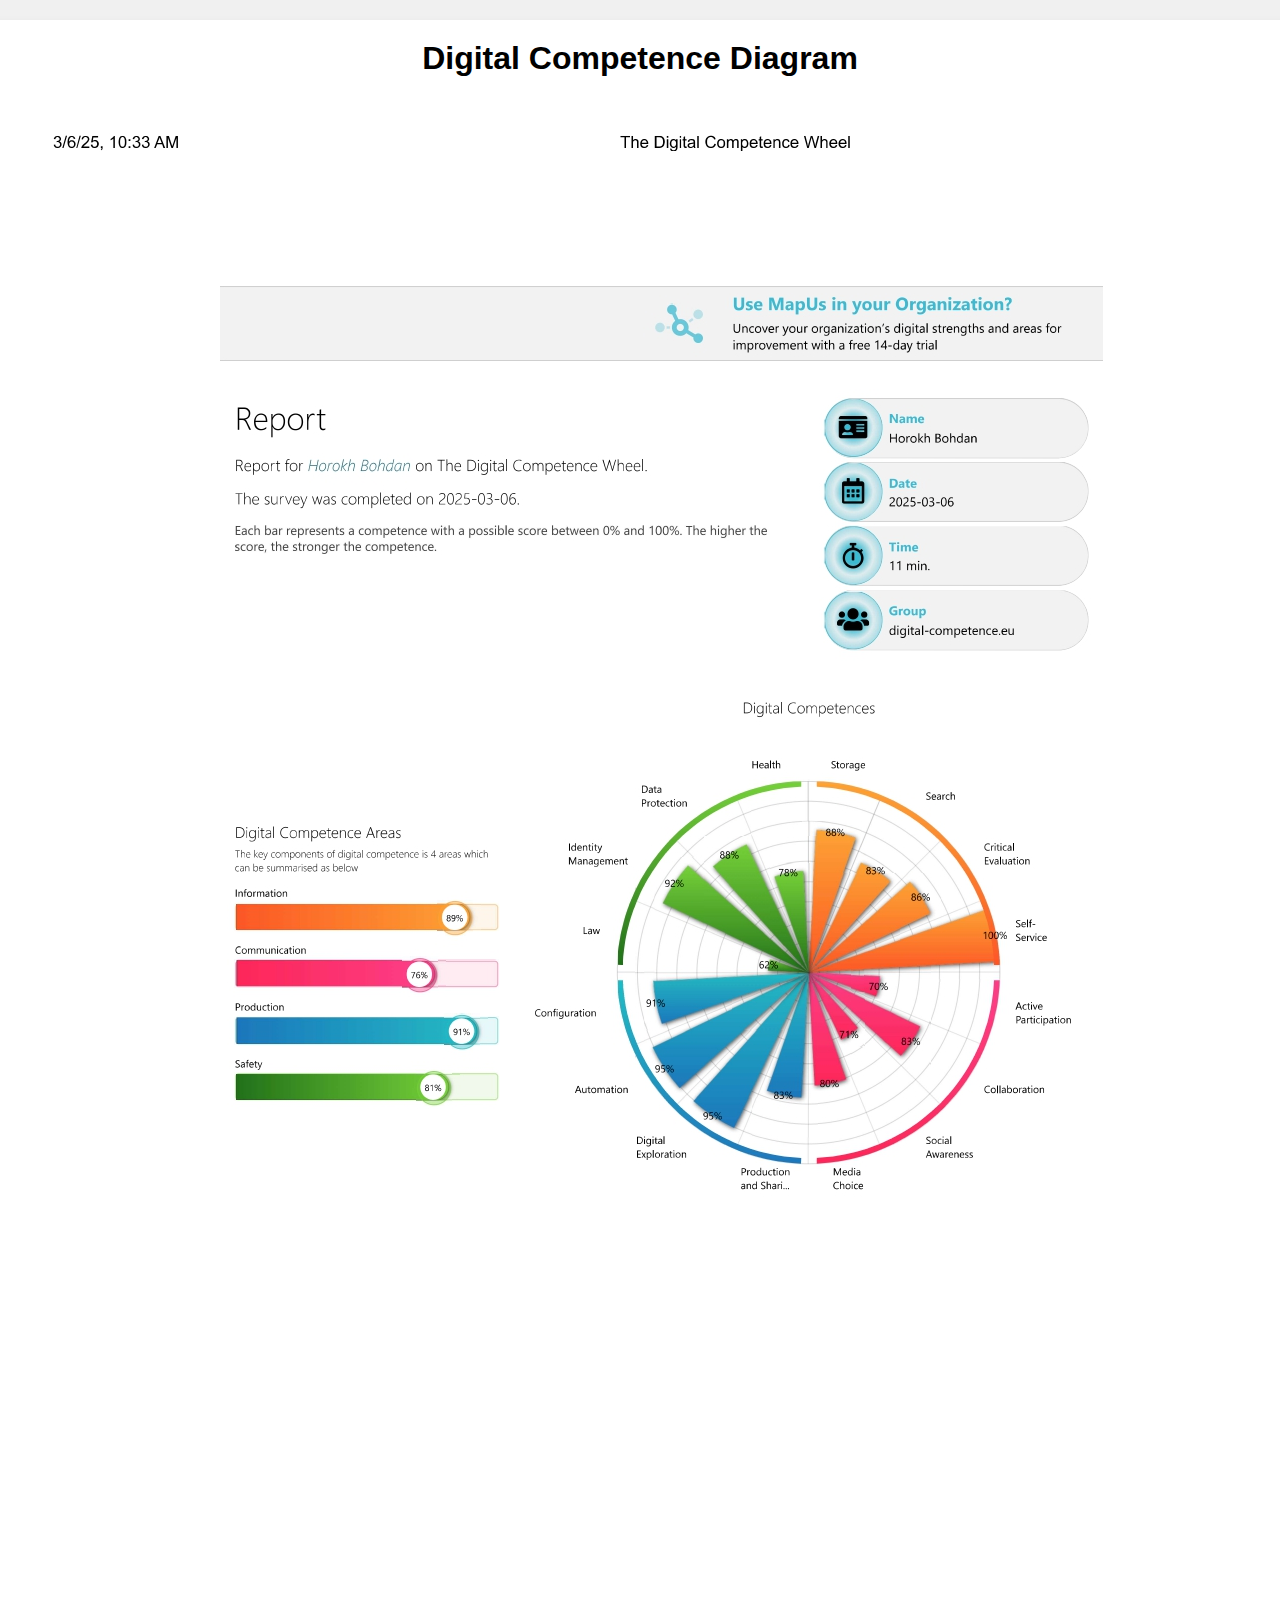
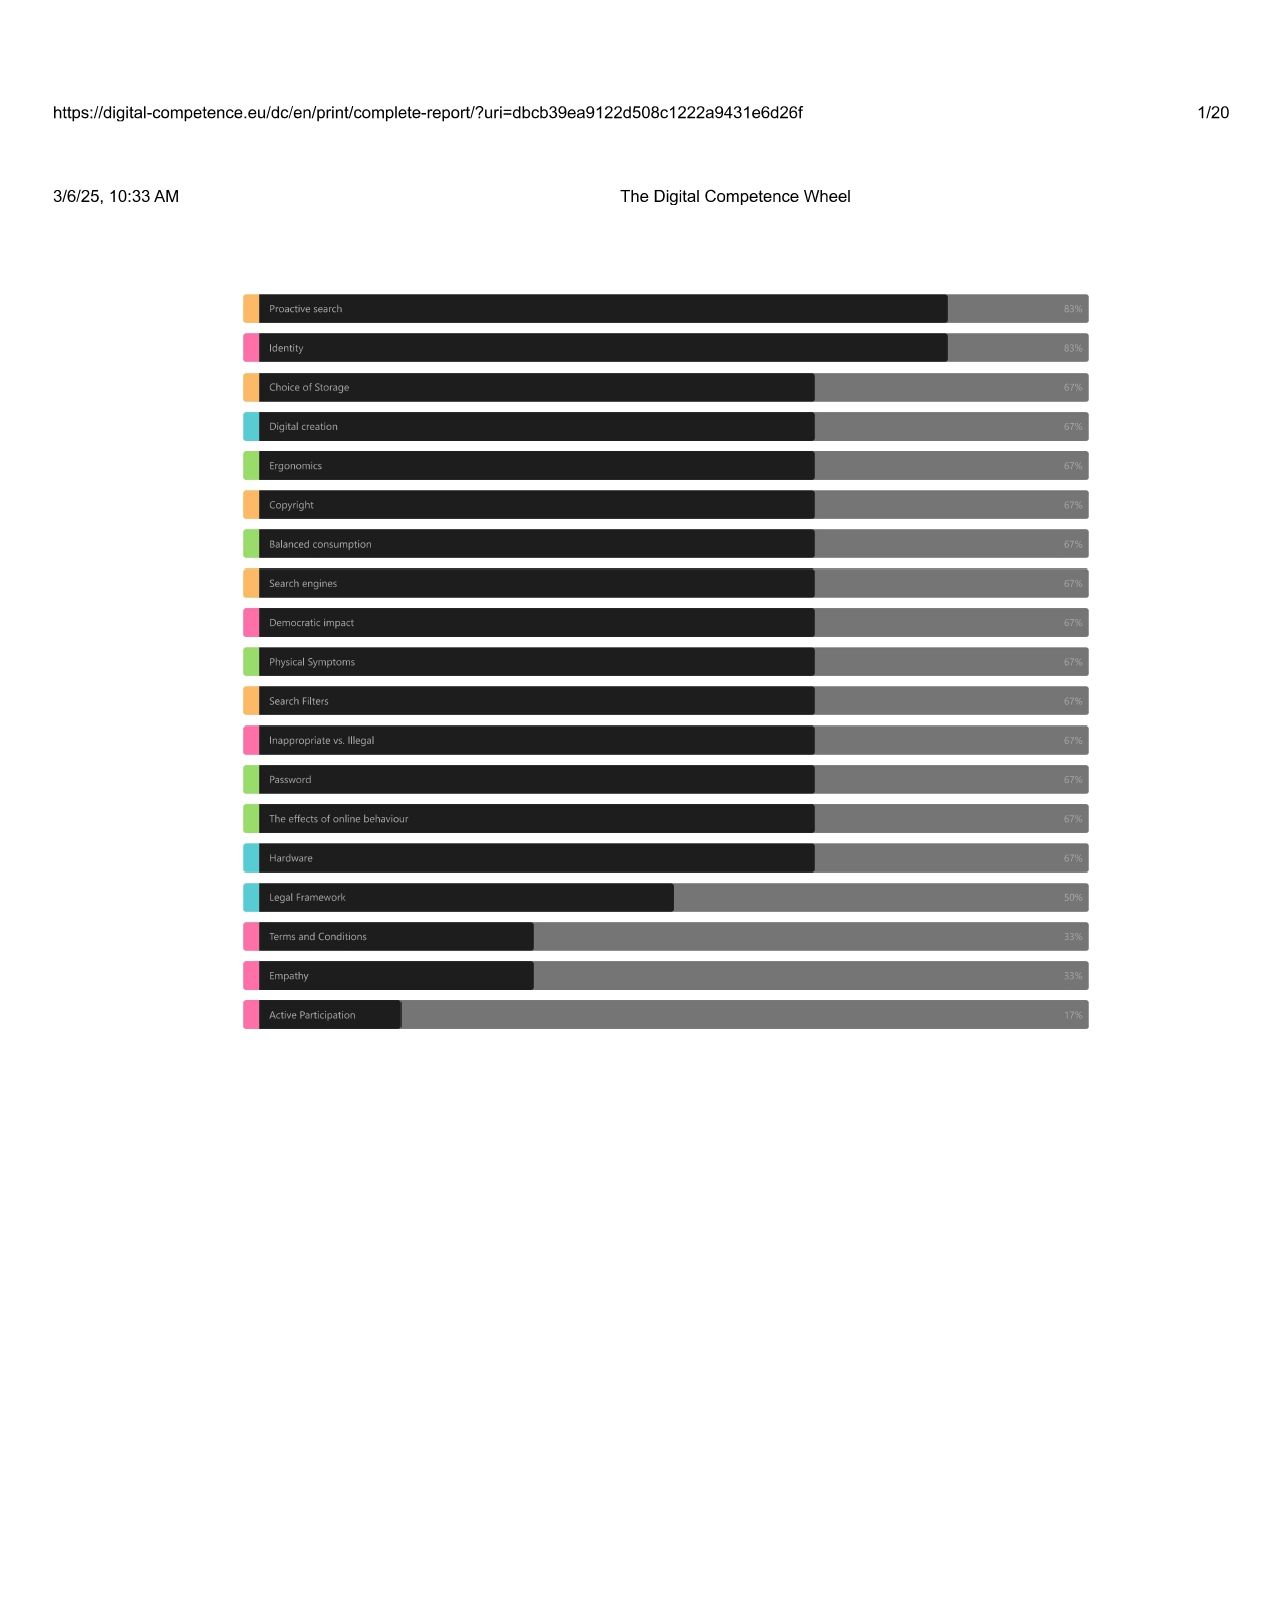
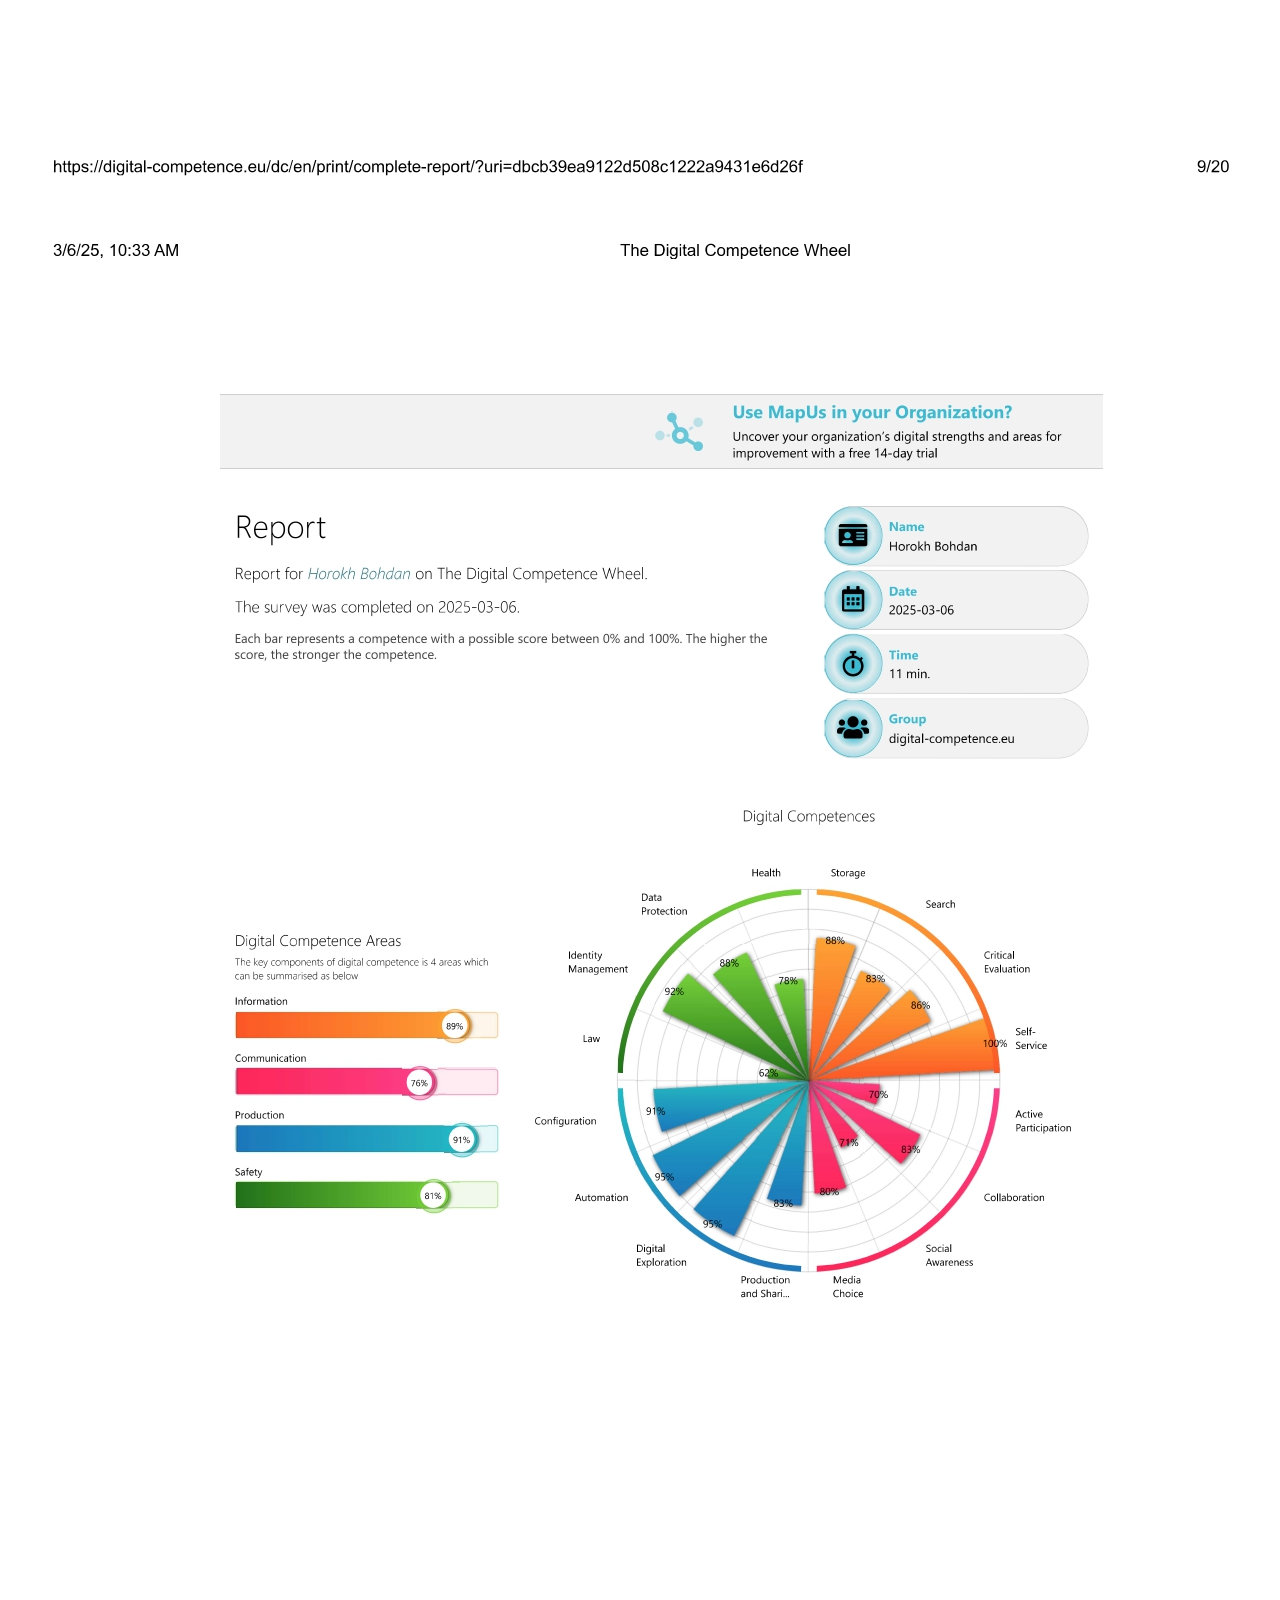
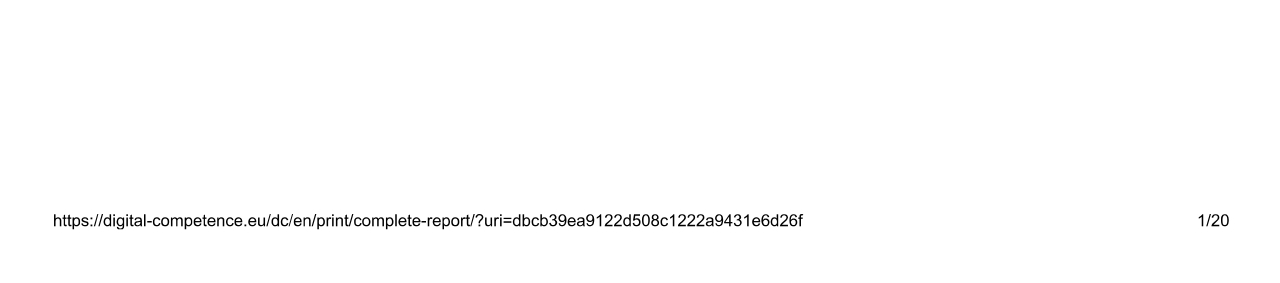
<file: pages/diagram.html>
<!DOCTYPE html>
<html lang="en">
<head>
    <meta charset="UTF-8">
    <title>Digital Competence Diagram</title>
    <link rel="stylesheet" href="../styles.css">
</head>
<body>
<div class="container">
    <h1>Digital Competence Diagram</h1>
    <p>
        <img src="../resources/img/diagram/page1.jpg" alt="Page 1">
        <img src="../resources/img/diagram/page2.jpg" alt="Page 2">
        <img src="../resources/img/diagram/page1.jpg" alt="Page 3">
    </p>
</div>
</body>
</html>
</file>
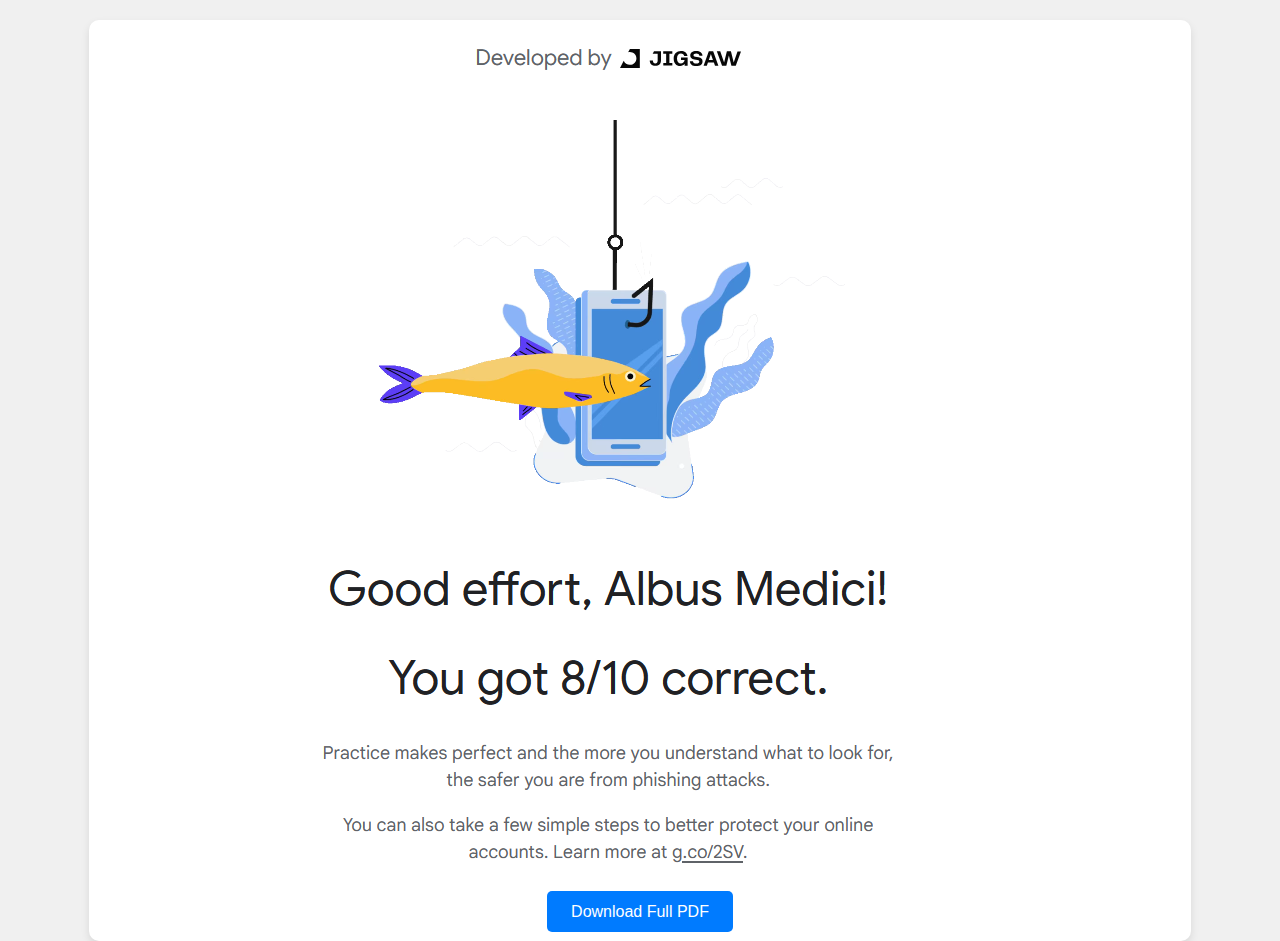
<file: pages/security.html>
<!DOCTYPE html>
<html lang="en">
<head>
    <meta charset="UTF-8">
    <title>Internet Security Quiz</title>
    <link rel="stylesheet" href="../styles.css">
</head>
<body>
<div class="container">
    <p>
        <img src="../resources/img/quiz/quiz.png" alt="Quiz Results">
    </p>
    <br>
    <a href="../resources/chestionar_bh110.pdf" download="chestionar_bh110.pdf" class="button">Download Full PDF</a>
</div>
</body>
</html>
</file>
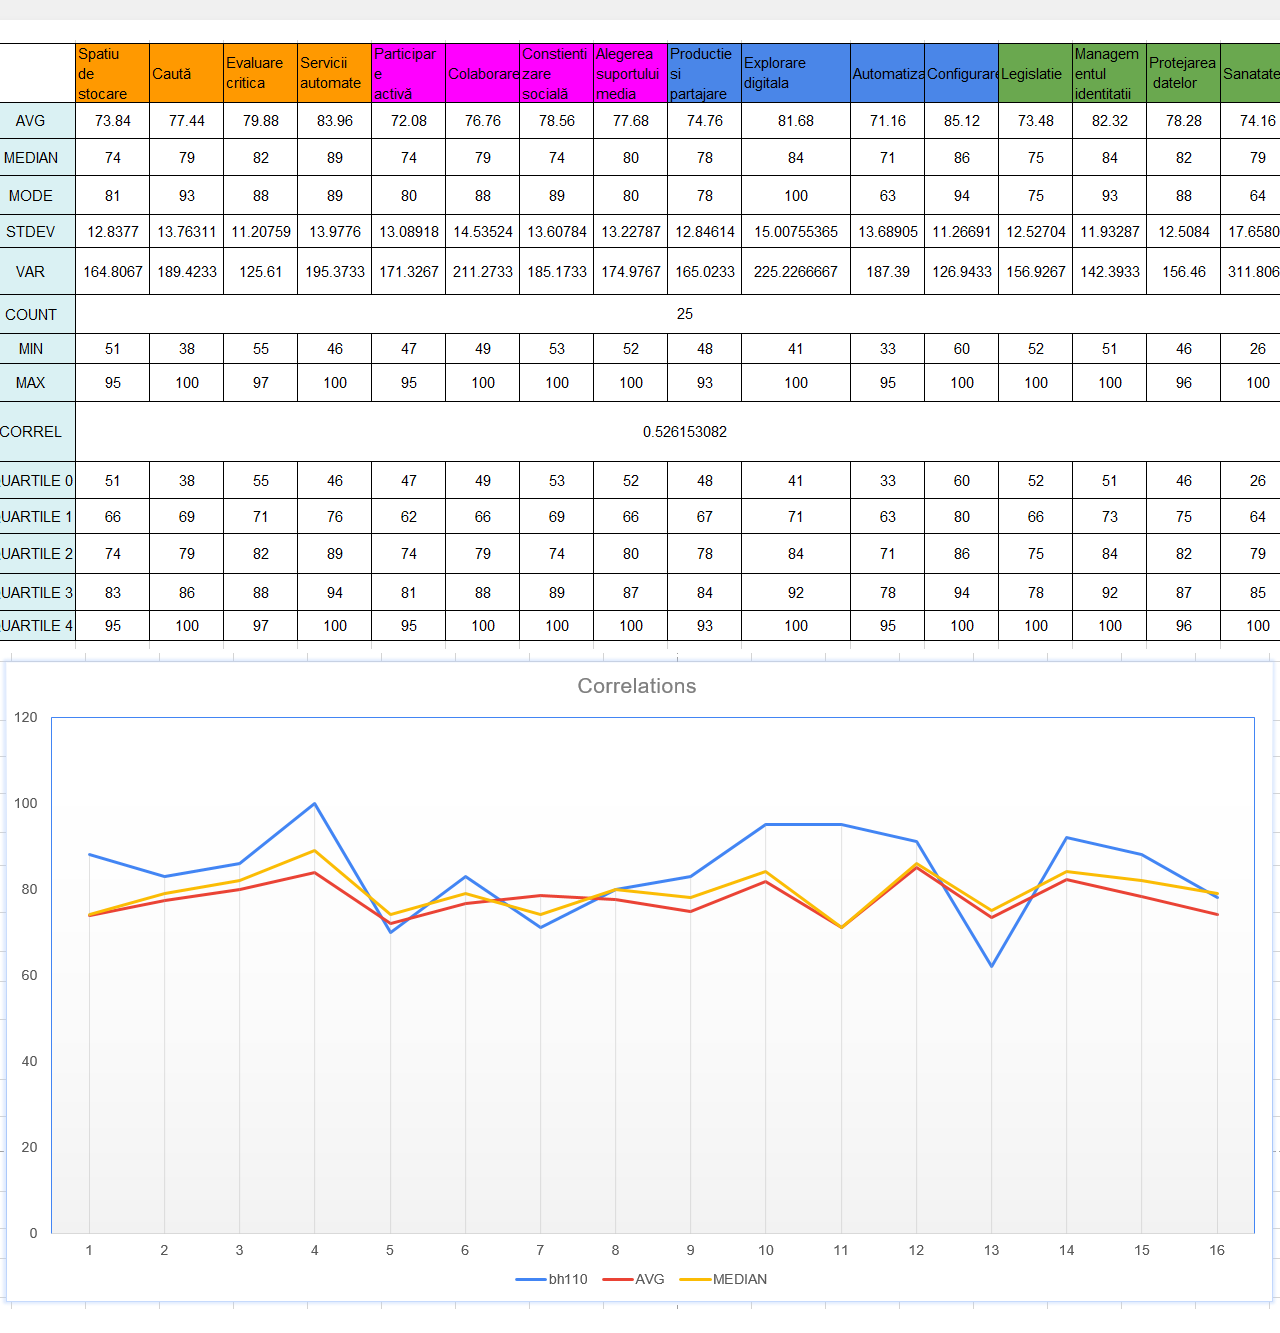
<file: pages/statistics.html>
<!DOCTYPE html>
<html lang="en">
<head>
    <meta charset="UTF-8">
    <title>Digital Competence Diagram Statistics</title>
    <link rel="stylesheet" href="../styles.css">
</head>
<body>
<div class="container">
    <p>
        <img src="../resources/img/statistics/statistics.png" alt="Statistics">
        <img src="../resources/img/statistics/correlations.png" alt="Correlations">
    </p>
</div>
</body>
</html>
</file>
<file: styles.css>
* {
    margin: 0;
    padding: 0;
    box-sizing: border-box;
}

body {
    display: flex;
    justify-content: center;
    align-items: flex-start;
    height: 100vh;
    background-color: #f0f0f0;
    font-family: Arial, sans-serif;
    padding: 20px;
}

.container {
    text-align: center;
    background-color: white;
    padding: 20px;
    border-radius: 10px;
    box-shadow: 0 4px 8px rgba(0, 0, 0, 0.1);
    /*margin: 10px;*/
}

h1 {
    margin-bottom: 1.5rem;
}

.button-container {
    display: flex;
    gap: 1rem;
}

.button {
    text-decoration: none;
    color: white;
    background-color: #007bff;
    padding: 0.75rem 1.5rem;
    border-radius: 5px;
    font-size: 1rem;
    transition: background-color 0.3s;
}

.button:hover {
    background-color: #0056b3;
}
</file>
